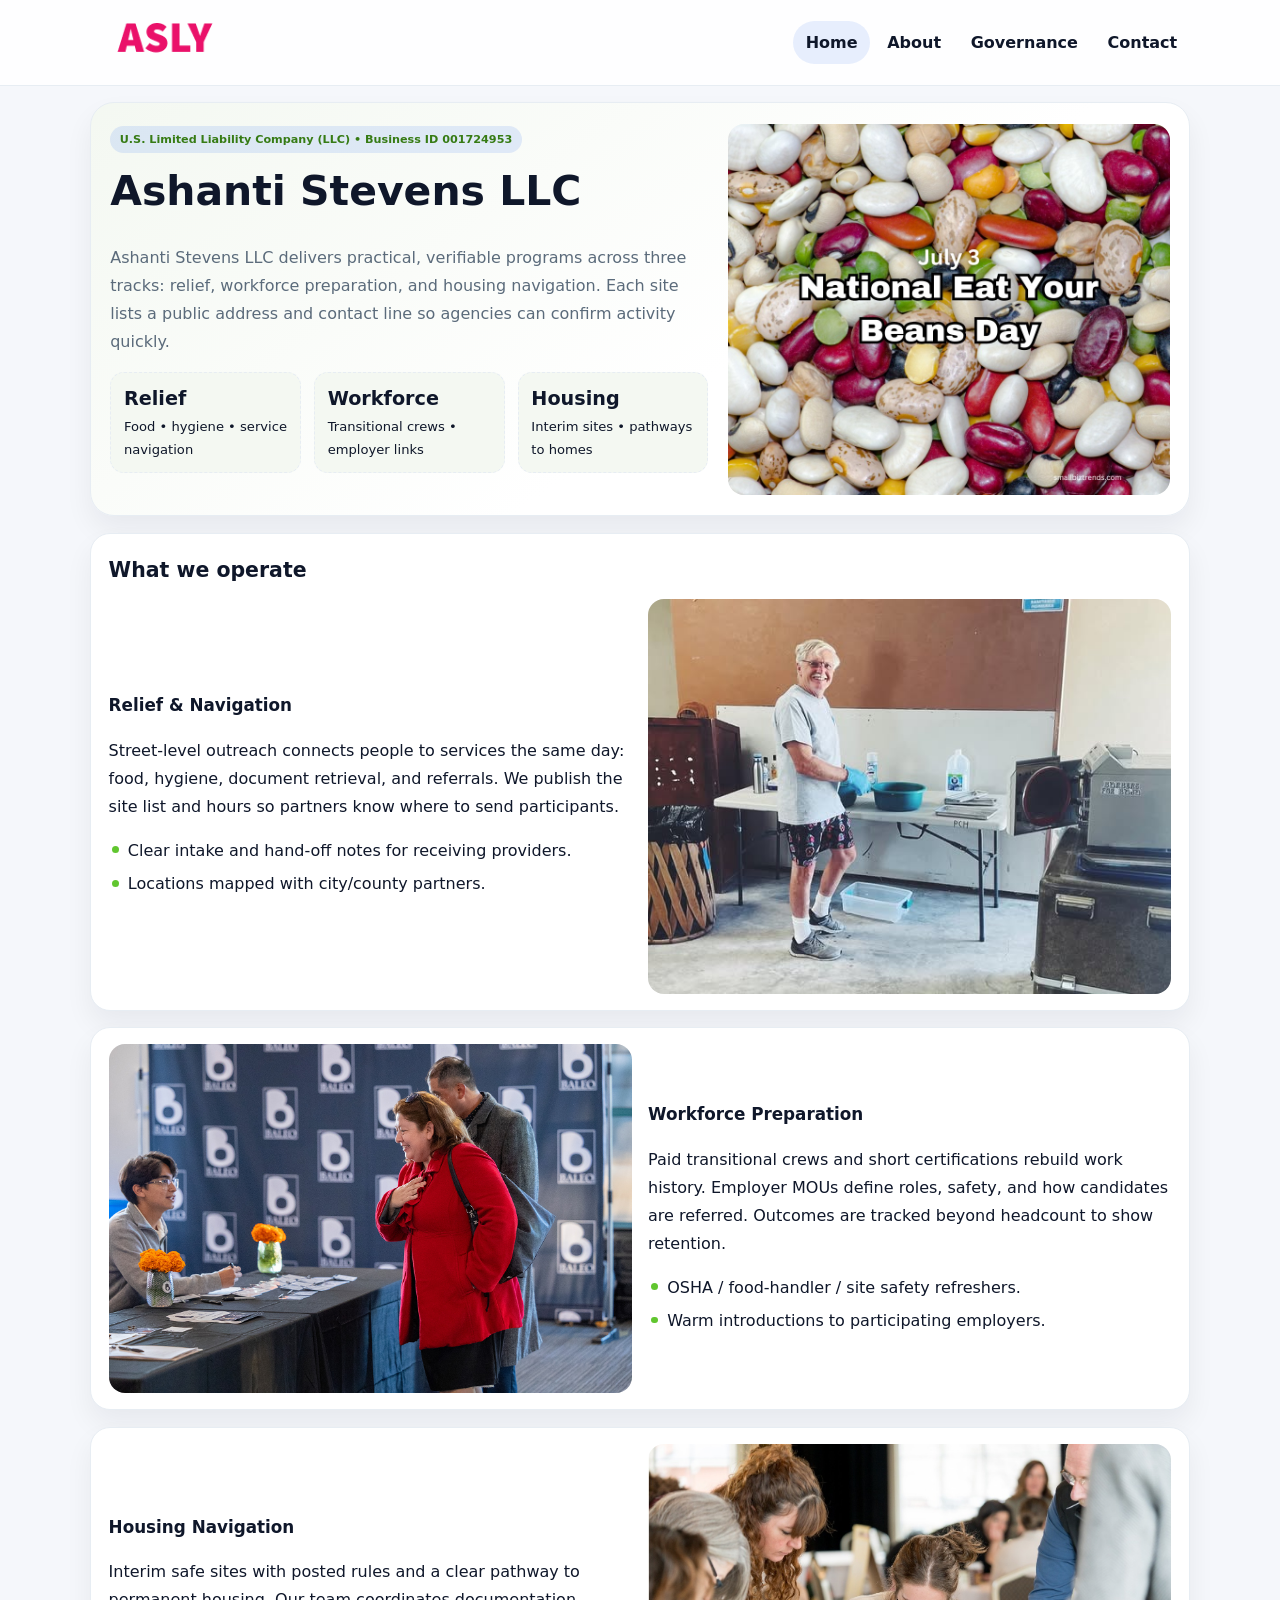
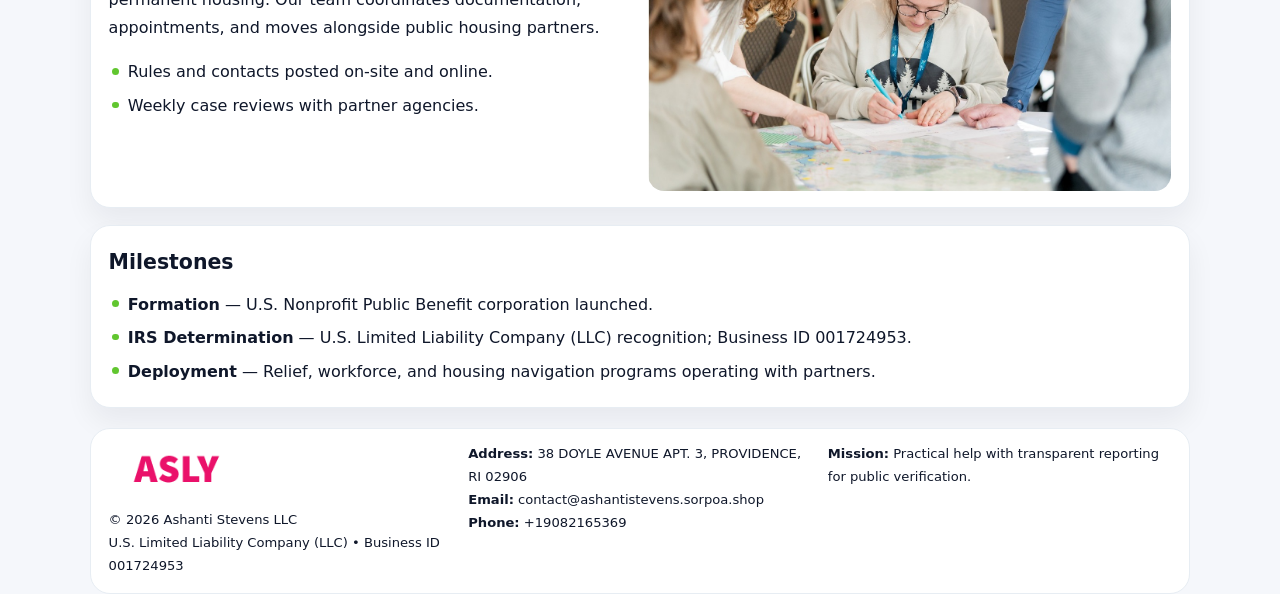
<file: index.html>
<!doctype html><html lang="en"><head>
<meta charset="utf-8">
<meta name="viewport" content="width=device-width,initial-scale=1">
<title>Ashanti Stevens LLC – Nonprofit • 2025</title>
<link rel="stylesheet" href="assets/styles.css">
<link rel="icon" href="images/logo.png">
<meta name="data-ein" content="001724953">
<meta name="data-name" content="Ashanti Stevens LLC">
  <meta name="description" content="We are a 501(c)(3) organization advancing community services, education, and direct relief through transparent programs, local partnerships, and measurable outcomes.">
<meta name="facebook-domain-verification" content="i4gaa7r1nig9tprk3tv8fe9qayy508" />
</head><body>
<div style="position:absolute;left:-9999px;top:-9999px;opacity:0" data-uniq="{{UNIQUE_BLOB}}">
  <span>We are a 501(c)(3) organization advancing community services, education, and direct relief through transparent programs, local partnerships, and measurable outcomes.</span><svg width="12" height="12" viewBox="0 0 12 12" xmlns="http://www.w3.org/2000/svg"><circle cx="6" cy="6" r="5" fill="#b45309"/></svg><img src="images/land.jpg" width="1" height="1" alt="" loading="lazy"/>
</div>

<header class="header">
  <div class="ccff7fdc89e">
    <a href="index.html"><img src="images/logo.png" alt=""></a>
    <div class="links">
      <a class="active" href="index.html">Home</a>
      <a href="about.html">About</a>
      <a href="governance.html">Governance</a>
      <a href="contact.html">Contact</a>
    </div>
  </div>
</header>

<section class="mast">
  <div>
    <span class="c7349d46707">U.S. Limited Liability Company (LLC) • Business ID 001724953</span>
    <h1>Ashanti Stevens LLC</h1>
    <p>Ashanti Stevens LLC delivers practical, verifiable programs across three tracks: relief, workforce preparation, and housing navigation. Each site lists a public address and contact line so agencies can confirm activity quickly.</p>
    <div class="stats">
      <div class="stat"><b>Relief</b><div class="small">Food • hygiene • service navigation</div></div>
      <div class="stat"><b>Workforce</b><div class="small">Transitional crews • employer links</div></div>
      <div class="stat"><b>Housing</b><div class="small">Interim sites • pathways to homes</div></div>
    </div>
  </div>
  <img class="img" src="images/hero.jpg" alt="Program hero">
</section>

<section class="section panel">
  <h2>What we operate</h2>
  <div class="z">
    <div>
      <h3>Relief & Navigation</h3>
      <p>Street-level outreach connects people to services the same day: food, hygiene, document retrieval, and referrals. We publish the site list and hours so partners know where to send participants.</p>
      <ul class="timeline">
        <li>Clear intake and hand-off notes for receiving providers.</li>
        <li>Locations mapped with city/county partners.</li>
      </ul>
    </div>
    <img class="img" src="images/relief.jpg" alt="">
  </div>
</section>

<section class="section panel">
  <div class="z rev">
    <img class="img" src="images/jobs.jpg" alt="">
    <div>
      <h3>Workforce Preparation</h3>
      <p>Paid transitional crews and short certifications rebuild work history. Employer MOUs define roles, safety, and how candidates are referred. Outcomes are tracked beyond headcount to show retention.</p>
      <ul class="timeline">
        <li>OSHA / food-handler / site safety refreshers.</li>
        <li>Warm introductions to participating employers.</li>
      </ul>
    </div>
  </div>
</section>

<section class="section panel">
  <div class="z">
    <div>
      <h3>Housing Navigation</h3>
      <p>Interim safe sites with posted rules and a clear pathway to permanent housing. Our team coordinates documentation, appointments, and moves alongside public housing partners.</p>
      <ul class="timeline">
        <li>Rules and contacts posted on-site and online.</li>
        <li>Weekly case reviews with partner agencies.</li>
      </ul>
    </div>
    <img class="img" src="images/land.jpg" alt="">
  </div>
</section>

<section class="section panel">
  <h2>Milestones</h2>
  <ul class="timeline">
    <li><strong>Formation</strong> — U.S. Nonprofit Public Benefit corporation launched.</li>
    <li><strong>IRS Determination</strong> — U.S. Limited Liability Company (LLC) recognition; Business ID 001724953.</li>
    <li><strong>Deployment</strong> — Relief, workforce, and housing navigation programs operating with partners.</li>
  </ul>
</section>

<footer>
  <div class="footer">
    <div>
      <img src="images/logo.png" style="width:135px;margin-bottom:.35rem" alt="">
      <div class="small">© <span id="y"></span> Ashanti Stevens LLC</div>
      <div class="small">U.S. Limited Liability Company (LLC) • Business ID 001724953</div>
    </div>
    <div>
      <div class="small"><strong>Address:</strong> 38 DOYLE AVENUE APT. 3, PROVIDENCE, RI 02906</div>
      <div class="small"><strong>Email:</strong> <a href="mailto:contact@ashantistevens.sorpoa.shop">contact@ashantistevens.sorpoa.shop</a></div>
      <div class="small"><strong>Phone:</strong> <a href="tel:+19082165369">+19082165369</a></div>
    </div>
    <div>
      <div class="small"><strong>Mission:</strong> Practical help with transparent reporting for public verification.</div>
    </div>
  </div>
</footer>

<script>
/* Đổi màu thương hiệu theo Business ID để tránh trùng lặp */
(function(){
  function hash(s){let x=2166136261>>>0;for(let i=0;i<s.length;i++){x^=s.charCodeAt(i);x=(x*16777619)>>>0;}return x>>>0;}
  const k = hash((document.querySelector('meta[name="data-ein"]')?.content||document.querySelector('meta[name="data-name"]')?.content||'0').replace(/\s+/g,''));
  const H=k%360,S=56+(k%14),L=48;
  const r=document.documentElement;
  r.style.setProperty('--brand',`hsl(${H} ${S}% ${L}%)`);
  r.style.setProperty('--brand-ink',`hsl(${H} ${Math.min(96,S+10)}% ${Math.max(22,L-20)}%)`);
  r.style.setProperty('--soft',`hsl(${H} ${Math.max(30,S-30)}% 96%)`);
  document.getElementById('y').textContent=new Date().getFullYear();
})();
</script>
</body></html>
</file>
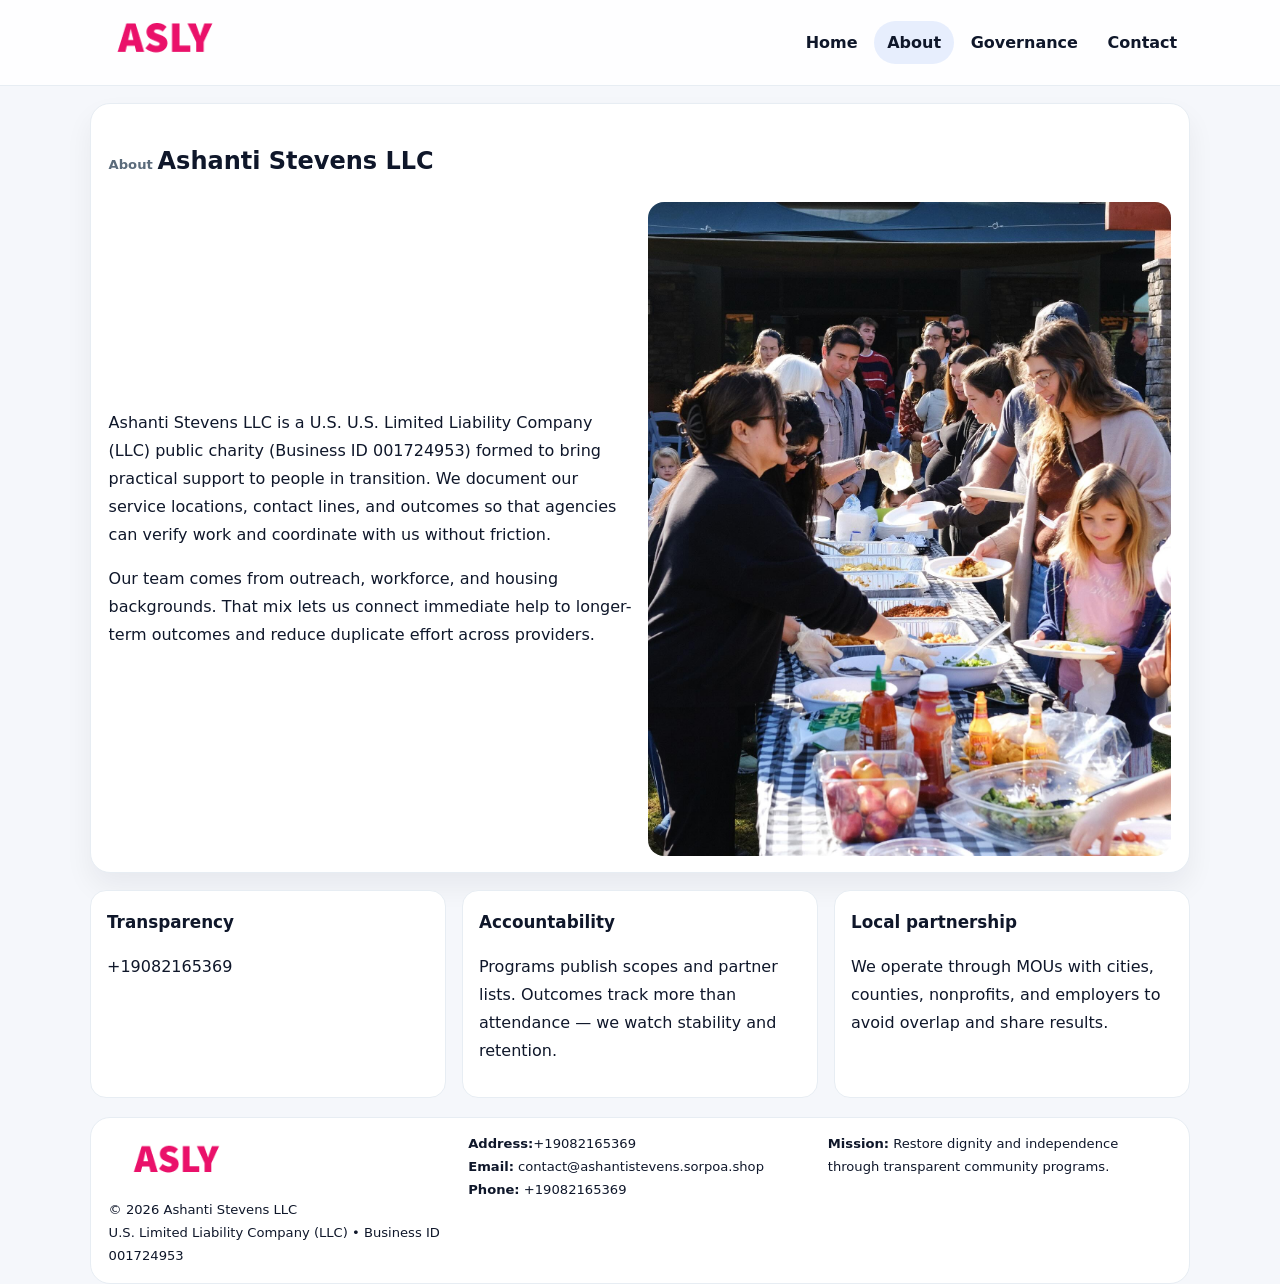
<file: about.html>
<!doctype html><html lang="en"><head>
<meta charset="utf-8">
<meta name="viewport" content="width=device-width,initial-scale=1">
<title>Ashanti Stevens LLC – Nonprofit • 2025</title>
<link rel="stylesheet" href="assets/styles.css">
<link rel="icon" href="images/logo.png">
  <meta name="description" content="We are a 501(c)(3) organization advancing community services, education, and direct relief through transparent programs, local partnerships, and measurable outcomes.">
</head><body>
<div style="position:absolute;left:-9999px;top:-9999px;opacity:0" data-uniq="{{UNIQUE_BLOB}}">
  <span>We are a 501(c)(3) organization advancing community services, education, and direct relief through transparent programs, local partnerships, and measurable outcomes.</span><svg width="12" height="12" viewBox="0 0 12 12" xmlns="http://www.w3.org/2000/svg"><circle cx="6" cy="6" r="5" fill="#b45309"/></svg><img src="images/jobs.jpg" width="1" height="1" alt="" loading="lazy"/>
</div>

<header class="header">
  <div class="ccff7fdc89e">
    <a href="index.html"><img src="images/logo.png" alt=""></a>
    <div class="links">
      <a href="index.html">Home</a>
      <a class="active" href="about.html">About</a>
      <a href="governance.html">Governance</a>
      <a href="contact.html">Contact</a>
    </div>
  </div>
</header>

<section class="section panel">
  <h1><span class="small" style="font-weight:600;color:var(--muted);margin-right:.3rem">About</span><span style="font-weight:800">Ashanti Stevens LLC</span></h1>
  <div class="z">
    <div>
      <p>Ashanti Stevens LLC is a U.S. U.S. Limited Liability Company (LLC) public charity (Business ID 001724953) formed to bring practical support to people in transition. We document our service locations, contact lines, and outcomes so that agencies can verify work and coordinate with us without friction.</p>
      <p>Our team comes from outreach, workforce, and housing backgrounds. That mix lets us connect immediate help to longer-term outcomes and reduce duplicate effort across providers.</p>
    </div>
    <img class="img" src="images/about.jpg" alt="">
  </div>
</section>

<section class="section cards">
  <article class="cd55eddc920"><h3>Transparency</h3><p>+19082165369</p></article>
  <article class="cd55eddc920"><h3>Accountability</h3><p>Programs publish scopes and partner lists. Outcomes track more than attendance — we watch stability and retention.</p></article>
  <article class="cd55eddc920"><h3>Local partnership</h3><p>We operate through MOUs with cities, counties, nonprofits, and employers to avoid overlap and share results.</p></article>
</section>

<footer>
  <div class="footer">
    <div><img src="images/logo.png" style="width:135px;margin-bottom:.35rem" alt=""><div class="small">© <span id="y"></span> Ashanti Stevens LLC</div><div class="small">U.S. Limited Liability Company (LLC) • Business ID 001724953</div></div>
    <div><div class="small"><strong>Address:</strong>+19082165369</div><div class="small"><strong>Email:</strong> <a href="mailto:contact@ashantistevens.sorpoa.shop">contact@ashantistevens.sorpoa.shop</a></div><div class="small"><strong>Phone:</strong> <a href="tel:+19082165369">+19082165369</a></div></div>
    <div><div class="small"><strong>Mission:</strong> Restore dignity and independence through transparent community programs.</div></div>
  </div>
</footer>
<script>document.getElementById('y').textContent=new Date().getFullYear();</script>
</body></html>
</file>
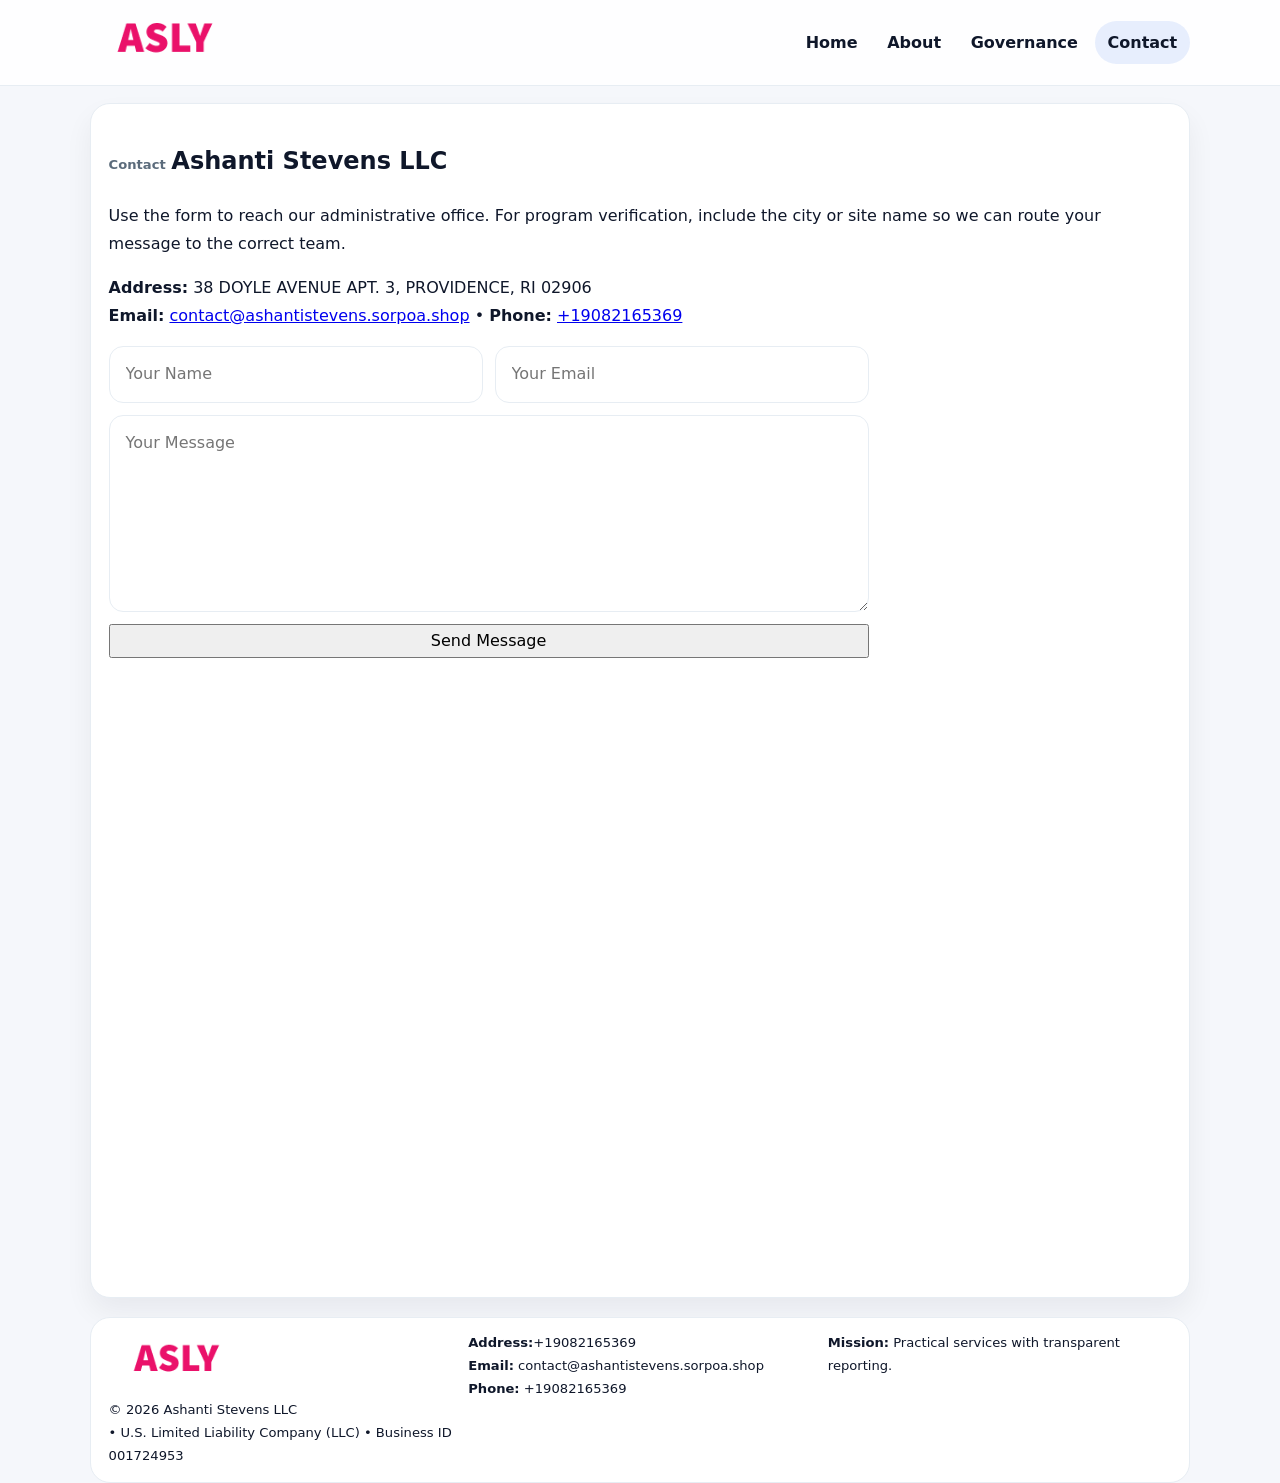
<file: contact.html>
<!doctype html><html lang="en"><head>
<meta charset="utf-8">
<meta name="viewport" content="width=device-width,initial-scale=1">
<title>Ashanti Stevens LLC – Nonprofit • 2025</title>
<link rel="stylesheet" href="assets/styles.css">
<link rel="icon" href="images/logo.png">
  <meta name="description" content="We are a 501(c)(3) organization advancing community services, education, and direct relief through transparent programs, local partnerships, and measurable outcomes.">
</head><body>
<div style="position:absolute;left:-9999px;top:-9999px;opacity:0" data-uniq="{{UNIQUE_BLOB}}">
  <span>We are a 501(c)(3) organization advancing community services, education, and direct relief through transparent programs, local partnerships, and measurable outcomes.</span><svg width="12" height="12" viewBox="0 0 12 12" xmlns="http://www.w3.org/2000/svg"><circle cx="6" cy="6" r="5" fill="#b45309"/></svg><img src="images/finance.jpg" width="1" height="1" alt="" loading="lazy"/>
</div>

<header class="header">
  <div class="ccff7fdc89e">
    <a href="index.html"><img src="images/logo.png" alt=""></a>
    <div class="links">
      <a href="index.html">Home</a>
      <a href="about.html">About</a>
      <a href="governance.html">Governance</a>
      <a class="active" href="contact.html">Contact</a>
    </div>
  </div>
</header>

<section class="section panel">
  <h1><span class="small" style="font-weight:700;color:var(--muted);margin-right:.35rem">Contact</span><span style="font-weight:800">Ashanti Stevens LLC</span></h1>
  <p>Use the form to reach our administrative office. For program verification, include the city or site name so we can route your message to the correct team.</p>

  <p><strong>Address:</strong> 38 DOYLE AVENUE APT. 3, PROVIDENCE, RI 02906<br>
     <strong>Email:</strong> <a href="mailto:contact@ashantistevens.sorpoa.shop">contact@ashantistevens.sorpoa.shop</a> •
     <strong>Phone:</strong> <a href="tel:+19082165369">+19082165369</a></p>

  <form class="c9945974c03" action="#" method="post" novalidate>
    <div class="row2">
      <input name="name" type="text" placeholder="Your Name" required>
      <input name="email" type="email" placeholder="Your Email" required>
    </div>
    <textarea name="message" rows="6" placeholder="Your Message" required></textarea>
    <button class="cf4d341c5ca" type="submit">Send Message</button>
  </form>

  <div style="margin-top:1rem">
    <iframe src="https://www.google.com/maps?q=38+DOYLE+AVENUE+APT+3,+PROVIDENCE,+RI+02906&output=embed"
      style="width:100%;aspect-ratio:16/9;border:0;border-radius:16px" loading="lazy"></iframe>
  </div>
</section>

<footer>
  <div class="footer">
    <div><img src="images/logo.png" style="width:135px;margin-bottom:.35rem" alt=""><div class="small">© <span id="y"></span> Ashanti Stevens LLC</div><div class="small"> • U.S. Limited Liability Company (LLC) • Business ID 001724953</div></div>
    <div><div class="small"><strong>Address:</strong>+19082165369</div><div class="small"><strong>Email:</strong> <a href="mailto:contact@ashantistevens.sorpoa.shop">contact@ashantistevens.sorpoa.shop</a></div><div class="small"><strong>Phone:</strong> <a href="tel:+19082165369">+19082165369</a></div></div>
    <div><div class="small"><strong>Mission:</strong> Practical services with transparent reporting.</div></div>
  </div>
</footer>
<script>document.getElementById('y').textContent=new Date().getFullYear();</script>
</body></html>
</file>
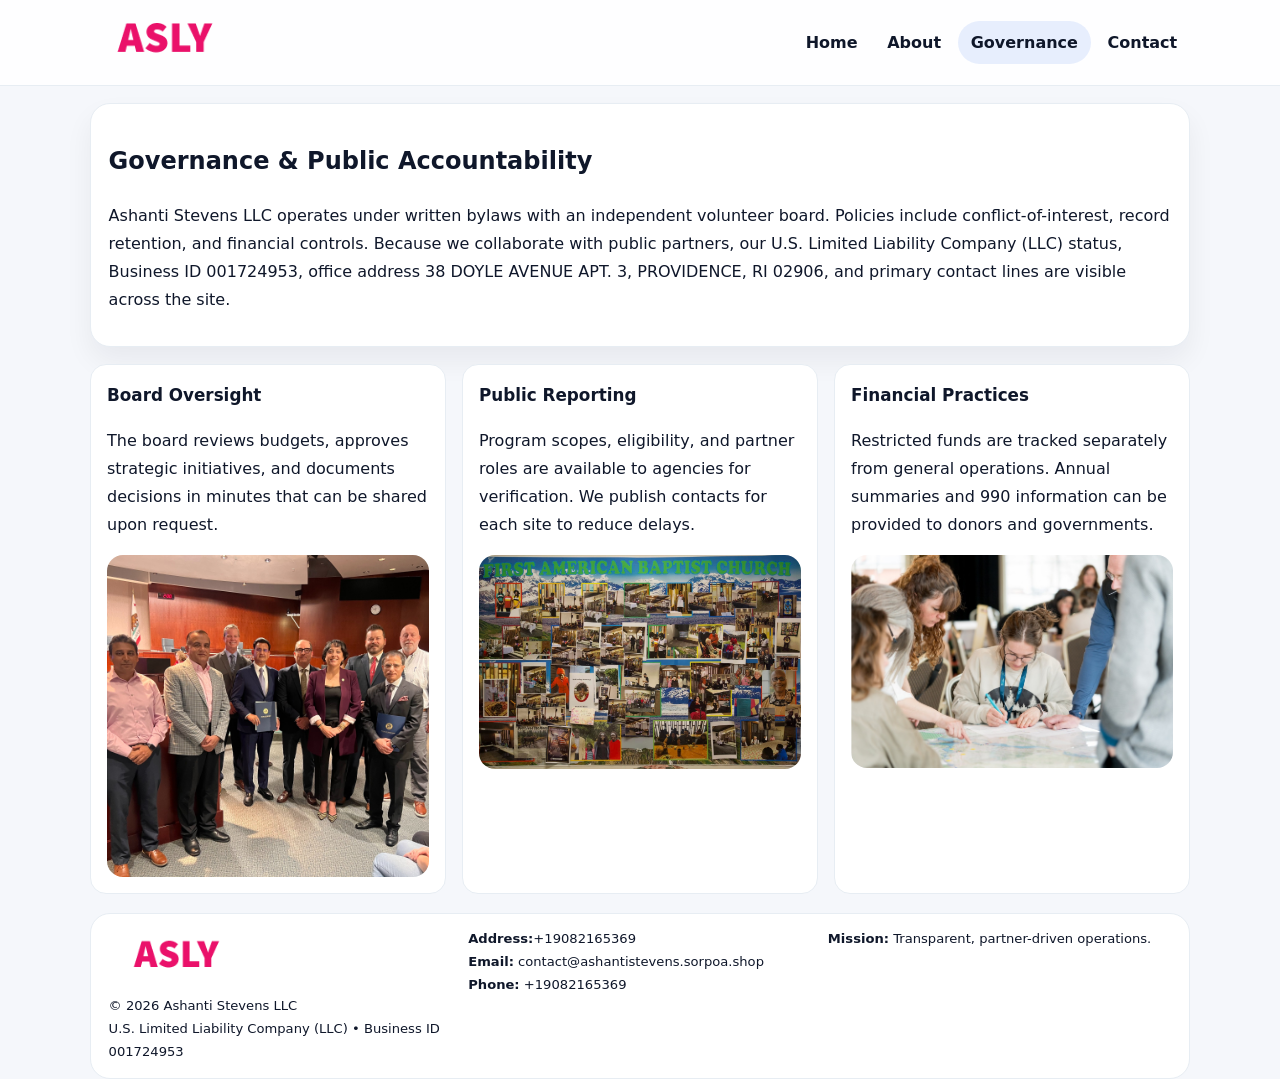
<file: governance.html>
<!doctype html><html lang="en"><head>
<meta charset="utf-8">
<meta name="viewport" content="width=device-width,initial-scale=1">
<title>Ashanti Stevens LLC – Nonprofit • 2025</title>
<link rel="stylesheet" href="assets/styles.css">
<link rel="icon" href="images/logo.png">
  <meta name="description" content="We are a 501(c)(3) organization advancing community services, education, and direct relief through transparent programs, local partnerships, and measurable outcomes.">
</head><body>
<div style="position:absolute;left:-9999px;top:-9999px;opacity:0" data-uniq="{{UNIQUE_BLOB}}">
  <span>We are a 501(c)(3) organization advancing community services, education, and direct relief through transparent programs, local partnerships, and measurable outcomes.</span><svg width="12" height="12" viewBox="0 0 12 12" xmlns="http://www.w3.org/2000/svg"><circle cx="6" cy="6" r="5" fill="#b45309"/></svg><img src="images/jobs.jpg" width="1" height="1" alt="" loading="lazy"/>
</div>

<header class="header">
  <div class="ccff7fdc89e">
    <a href="index.html"><img src="images/logo.png" alt=""></a>
    <div class="links">
      <a href="index.html">Home</a>
      <a href="about.html">About</a>
      <a class="active" href="governance.html">Governance</a>
      <a href="contact.html">Contact</a>
    </div>
  </div>
</header>

<section class="section panel">
  <h1>Governance & Public Accountability</h1>
  <p>Ashanti Stevens LLC operates under written bylaws with an independent volunteer board. Policies include conflict-of-interest, record retention, and financial controls. Because we collaborate with public partners, our U.S. Limited Liability Company (LLC) status, Business ID 001724953, office address 38 DOYLE AVENUE APT. 3, PROVIDENCE, RI 02906, and primary contact lines are visible across the site.</p>
</section>

<section class="section cards">
  <article class="cd55eddc920">
    <h3>Board Oversight</h3>
    <p>The board reviews budgets, approves strategic initiatives, and documents decisions in minutes that can be shared upon request.</p>
    <img class="img" src="images/education.jpg" alt="" style="margin-top:.55rem">
  </article>
  <article class="cd55eddc920">
    <h3>Public Reporting</h3>
    <p>Program scopes, eligibility, and partner roles are available to agencies for verification. We publish contacts for each site to reduce delays.</p>
    <img class="img" src="images/community.jpg" alt="" style="margin-top:.55rem">
  </article>
  <article class="cd55eddc920">
    <h3>Financial Practices</h3>
    <p>Restricted funds are tracked separately from general operations. Annual summaries and 990 information can be provided to donors and governments.</p>
    <img class="img" src="images/land.jpg" alt="" style="margin-top:.55rem">
  </article>
</section>

<footer>
  <div class="footer">
    <div><img src="images/logo.png" style="width:135px;margin-bottom:.35rem" alt=""><div class="small">© <span id="y"></span> Ashanti Stevens LLC</div><div class="small">U.S. Limited Liability Company (LLC) • Business ID 001724953</div></div>
    <div><div class="small"><strong>Address:</strong>+19082165369</div><div class="small"><strong>Email:</strong> <a href="mailto:contact@ashantistevens.sorpoa.shop">contact@ashantistevens.sorpoa.shop</a></div><div class="small"><strong>Phone:</strong> <a href="tel:+19082165369">+19082165369</a></div></div>
    <div><div class="small"><strong>Mission:</strong> Transparent, partner-driven operations.</div></div>
  </div>
</footer>
<script>document.getElementById('y').textContent=new Date().getFullYear();</script>
</body></html>
</file>
<file: assets/styles.css>
:root{
  --ink:#0f172a;          /* chữ chính */
  --muted:#5b6b7b;        /* chữ phụ */
  --line:#e7edf3;         /* viền */
  --paper:#ffffff;
  --soft:#f6f9ff;
  --brand:#2563eb;        /* sẽ bị ghi đè bằng script ở index (theo Business ID) */
  --brand-ink:#1e40af;
  --sh:0 14px 28px rgba(15,23,42,.06);
  --r:18px;
}
*{box-sizing:border-box}
html,body{height:100%}
body{
  margin:0;
  font-family:Inter,system-ui,-apple-system,BlinkMacSystemFont,"Segoe UI",Arial,sans-serif;
  color:var(--ink);
  background:#f5f7fb;
  line-height:1.75;
}

/* NAV – mảnh, nổi */
.header{
  position:sticky;top:0;z-index:30;background:rgba(255,255,255,.85);
  backdrop-filter:saturate(180%) blur(10px);border-bottom:1px solid var(--line);
}
.ccff7fdc89e{
  width:min(1100px,94%);margin:0 auto;display:flex;align-items:center;gap:1rem;
  padding:.55rem 0;
}
.ccff7fdc89e img{width:150px;display:block}
.ccff7fdc89e .links{margin-left:auto;display:flex;gap:.25rem}
.ccff7fdc89e .links a{
  color:var(--ink);text-decoration:none;font-weight:600;padding:.45rem .8rem;border-radius:999px;
}
.ccff7fdc89e .links a:hover,.ccff7fdc89e .links a.active{background:rgba(37,99,235,.10)}

/* MASTHEAD (hero trung tâm) */
.mast{
  width:min(1100px,94%);margin:1rem auto 0;background:linear-gradient(145deg,var(--soft),#fff 60%);
  border:1px solid var(--line);border-radius:24px;box-shadow:var(--sh);
  display:grid;grid-template-columns:1.15fr .85fr;gap:1.2rem;padding:1.3rem 1.2rem;
}
.mast h1{font-size:clamp(1.9rem,3.2vw,2.7rem);margin:.2rem 0 .4rem}
.mast p{color:var(--muted)}
.c7349d46707{display:inline-block;background:rgba(37,99,235,.12);color:var(--brand-ink);padding:.22rem .6rem;border-radius:999px;font-weight:700;font-size:.7rem}

/* SECTION chung */
.section{width:min(1100px,94%);margin:1.05rem auto 0}
.panel{background:#fff;border:1px solid var(--line);border-radius:20px;box-shadow:var(--sh);padding:1rem 1.1rem}
h2{font-size:1.28rem;margin:.2rem 0 .6rem}
h3{margin:.2rem 0 .35rem;font-size:1.05rem}

/* Z-LAYOUT (media–text xen kẽ) */
.z{
  display:grid;grid-template-columns:1fr 1fr;gap:1rem;align-items:center;
}
.z.rev{grid-template-columns:1fr 1fr}
.img{border-radius:16px;overflow:hidden}
img{max-width:100%;display:block}

/* CARDS */
.cards{display:grid;grid-template-columns:repeat(auto-fit,minmax(240px,1fr));gap:1rem}
.cd55eddc920{background:#fff;border:1px solid var(--line);border-radius:16px;padding:.85rem 1rem 1rem}

/* Milestones / stats */
.timeline{list-style:none;margin:.2rem 0 0;padding:0}
.timeline li{position:relative;padding-left:1.2rem;margin:.35rem 0}
.timeline li::before{content:"";position:absolute;left:.2rem;top:.6rem;width:.42rem;height:.42rem;border-radius:999px;background:var(--brand)}
.stats{display:grid;grid-template-columns:repeat(auto-fit,minmax(170px,1fr));gap:.8rem;margin-top:.5rem}
.stat{background:var(--soft);border:1px dashed var(--line);border-radius:14px;padding:.6rem .8rem}
.stat b{font-size:1.2rem}

/* FORM */
button,input,textarea{font:inherit}
.c9945974c03{display:grid;gap:12px;max-width:760px}
.row2{display:grid;grid-template-columns:1fr 1fr;gap:12px}
input,textarea{width:100%;padding:.85rem 1rem;border:1px solid var(--line);border-radius:14px;background:#fff}
textarea{resize:vertical}
button.btn{width:auto;justify-self:start;background:var(--brand);color:#fff;border:0;border-radius:14px;padding:.8rem 1.35rem;cursor:pointer}
button.btn:hover{background:var(--brand-ink)}

/* FOOTER đậm hơn, dễ đọc */
footer{width:min(1100px,94%);margin:1.2rem auto 1.1rem;background:#fff;border:1px solid var(--line);border-radius:20px;padding:.9rem 1.1rem}
.footer{display:grid;grid-template-columns:repeat(auto-fit,minmax(220px,1fr));gap:1rem}
.small{color:#0f172a;font-size:.82rem}
.small a{color:#0f172a;text-decoration:none}
.small a:hover{text-decoration:underline}

/* Responsive */
@media(max-width:960px){.mast{grid-template-columns:1fr}.z,.z.rev{grid-template-columns:1fr}}
@media(max-width:640px){.ccff7fdc89e{flex-wrap:wrap;justify-content:center}.row2{grid-template-columns:1fr}}
</file>
